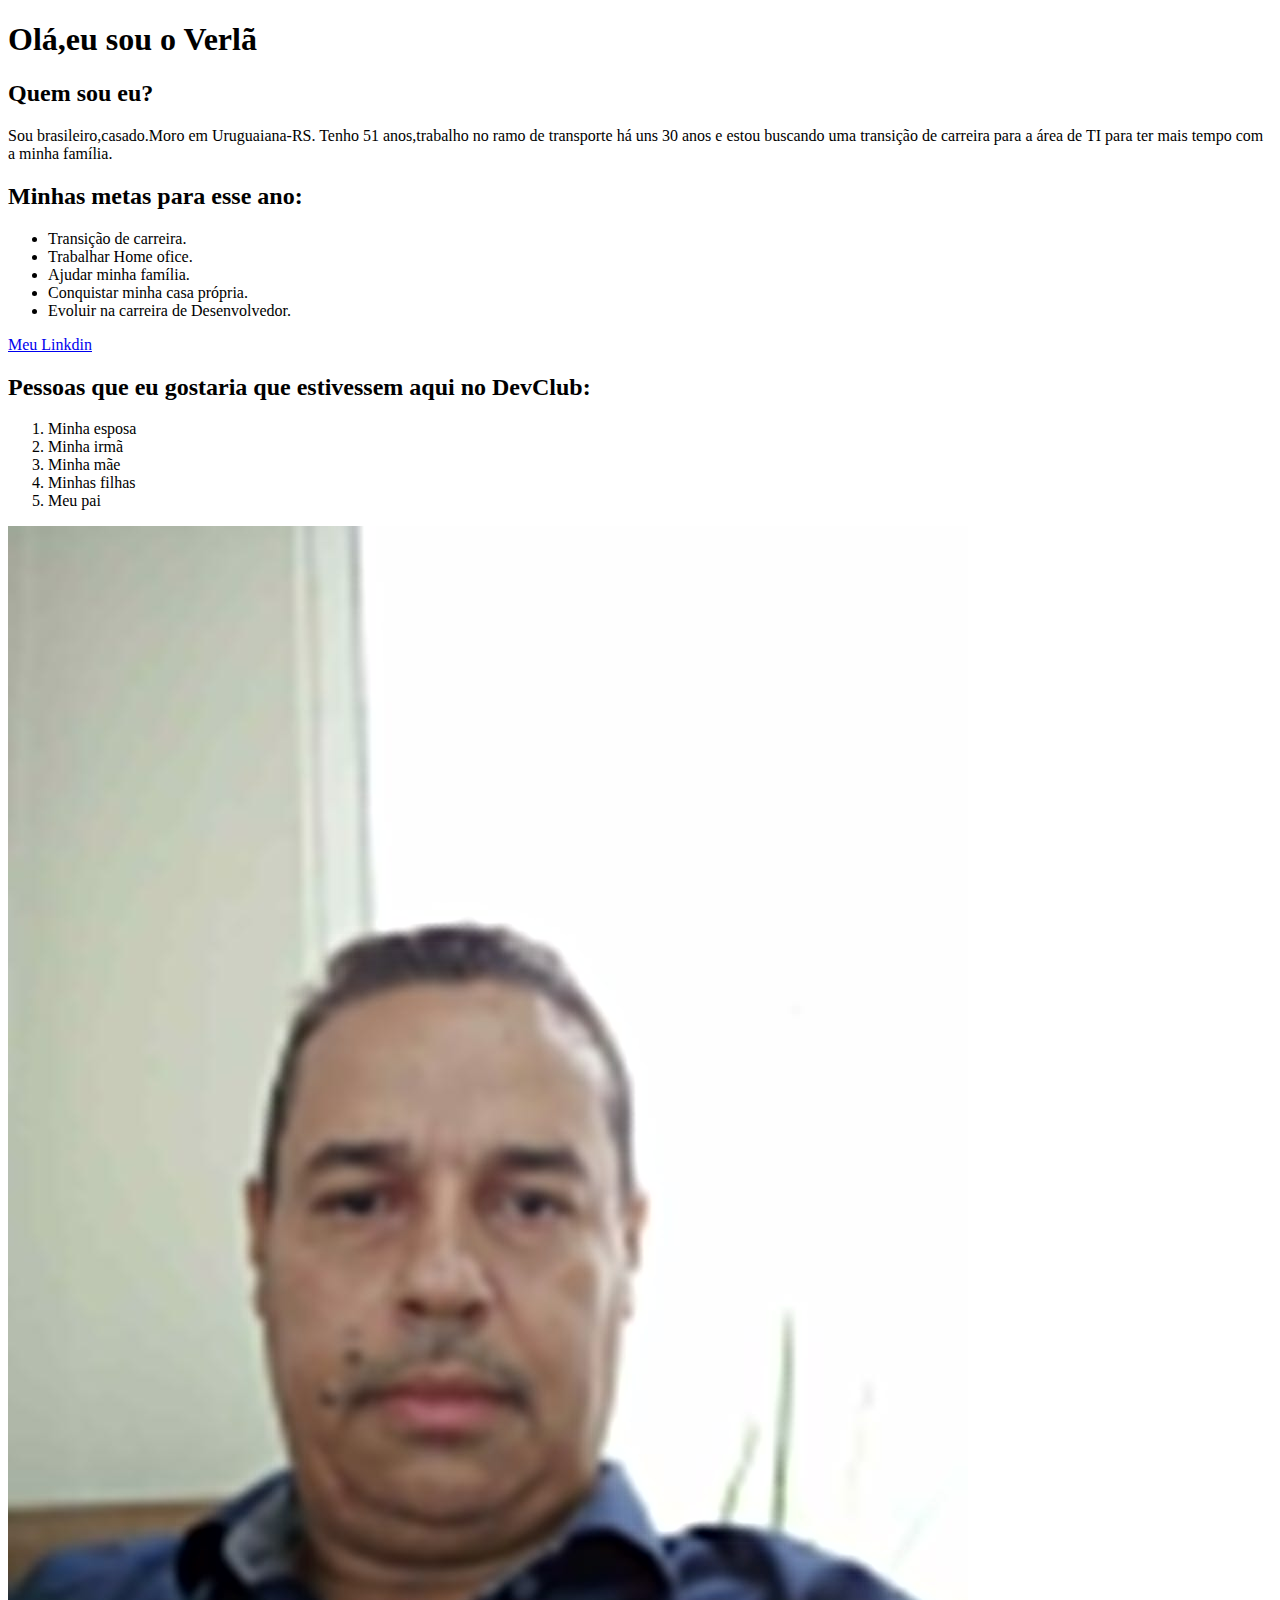
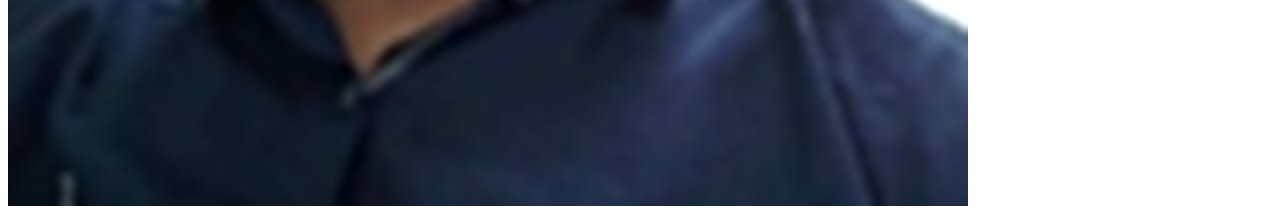
<file: desafios/desafio001/index.html>
<!DOCTYPE html>
<html lang="pt-BR">
<head>
    <meta charset="UTF-8">
    <meta name="viewport" content="width=device-width, initial-scale=1.0">
    <title>Desafio 001</title>
</head>
<body>
    <h1>Olá,eu sou o Verlã</h1>
    <div>
        <h2>Quem sou eu?</h2>
        <p>
            Sou brasileiro,casado.Moro em Uruguaiana-RS.
            Tenho 51 anos,trabalho no ramo de transporte há
            uns 30 anos e estou buscando uma transição de carreira para a 
            área de TI para ter mais tempo com a minha família.
        </p>
    </div>
    <div>
        <h2>Minhas metas para esse ano:</h2>
        <ul>
            <li>Transição de carreira.</li>
            <li>Trabalhar Home ofice.</li>
            <li>Ajudar minha família.</li>
            <li>Conquistar minha casa própria.</li>
            <li>Evoluir na carreira de Desenvolvedor.</li>
        </ul>
    </div>
<a href="https://www.linkedin.com/in/verl%C3%A3-acosta-ramos-440393282/">Meu Linkdin</a>
    <div>
        <h2>Pessoas que eu gostaria que estivessem aqui no DevClub:</h2>
        <ol>
            <li>Minha esposa</li>
            <li>Minha irmã</li>
            <li>Minha mãe</li>
            <li>Minhas filhas</li>
            <li>Meu pai</li>
        </ol>
    </div>
<img src="./img/perfil.jpeg" alt="">
</body>
</html>
</file>
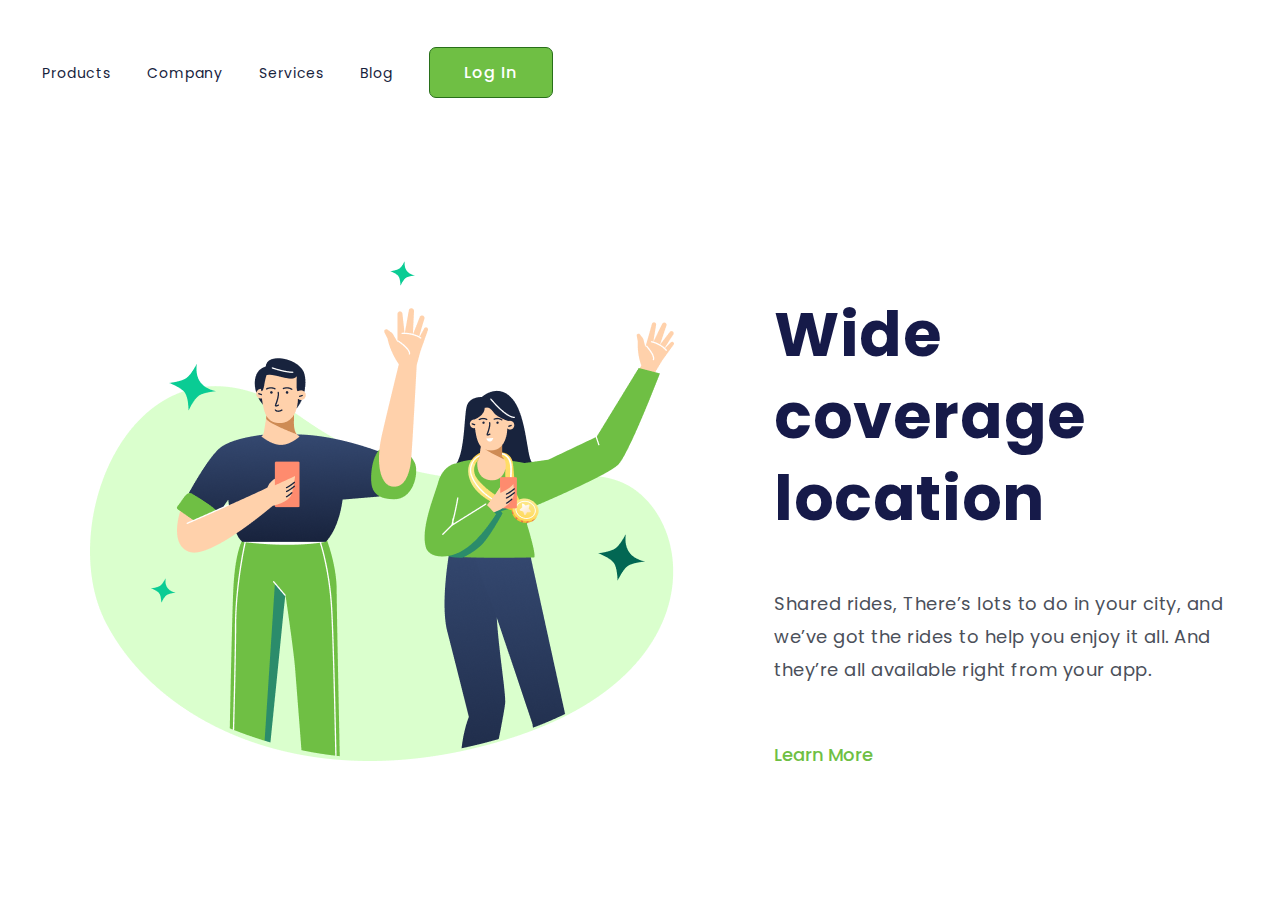
<file: desafios/desafio002css/index.html>
<!DOCTYPE html>
<html lang="pt-BR">
<head>
    <meta charset="UTF-8">
    <meta name="viewport" content="width=device-width, initial-scale=1.0">
    <title>Desafio 002 CSS</title>
    <link rel="stylesheet" href="./styles/style.css">
    <link rel="preconnect" href="https://fonts.googleapis.com">
    <link rel="preconnect" href="https://fonts.gstatic.com" crossorigin>
    <link href="https://fonts.googleapis.com/css2?family=Poppins:ital,wght@0,100;0,200;0,300;0,400;0,500;0,600;0,700;0,800;0,900;1,100;1,200;1,300;1,400;1,500;1,600;1,700;1,800;1,900&display=swap" rel="stylesheet">
</head>
<body>
    <header>
        <a class="link-menu">Products</a>
        <a class="link-menu">Company</a>
        <a class="link-menu">Services</a>
        <a class="link-menu">Blog</a>
        <button class="button-sign-up">Log In</button>
    </header>
    <main>
        <img src="./img/imageLogo.png" alt="imagem Logo">

        <section>
            <h1>Wide coverage location</h1>
            <p>Shared rides, There’s lots to do in your city, and we’ve got the rides to help you enjoy it all. And they’re all available right from your app.</p>
            <button class="button-learn-more">Learn More</button>
        </section>
    </main>
</body>
</html>
</file>
<file: desafios/desafio002css/styles/style.css>
* {
    margin: 0;
    padding: 0;
    box-sizing: border-box;
    font-family: 'Poppins', sans-serif;
}

header {
    margin-top: 47px;
    margin-left: 42px;
}

.link-menu {
    font-family: Poppins;
    font-size: 14px;
    font-weight: 400;
    line-height: 21px;
    letter-spacing: 0.875px;
    text-align: center;
    color: #17233D;
    margin-right: 32px;

}

.button-sign-up {
    background:#6FBF44;
    border: solid 1px #286f1a;
    border-radius: 7px;
    width: 124px;
    height: 51px;
    cursor: pointer;
    font-family: Poppins;
    font-size: 16px;
    font-weight: 500;
    line-height: 24px;
    letter-spacing: 1px;
    color: #FFFFFF;
}

img {
    margin: 163px 0 0 90px;
    display: inline-block;
}

section {
    display: inline-block;
    margin-left: 84px;
    width: 493px;
}

h1 {
    font-weight: 700;
    font-size: 62px;
    line-height: 82px;
    letter-spacing: 0.596154px;
    color: #161A49;
}

p {
    font-weight: 400;
    font-size: 18px;
    line-height: 33px;
    letter-spacing: 0.5px;
    color: #4B505A;
    margin-top: 47px;
    margin-bottom: 55px;
}

.button-learn-more {
    font-weight: 500;
    font-size: 18px;
    line-height: 27px;
    color: #6FBF44;
    cursor: pointer;
    background: transparent;
    border: none;
}
</file>
